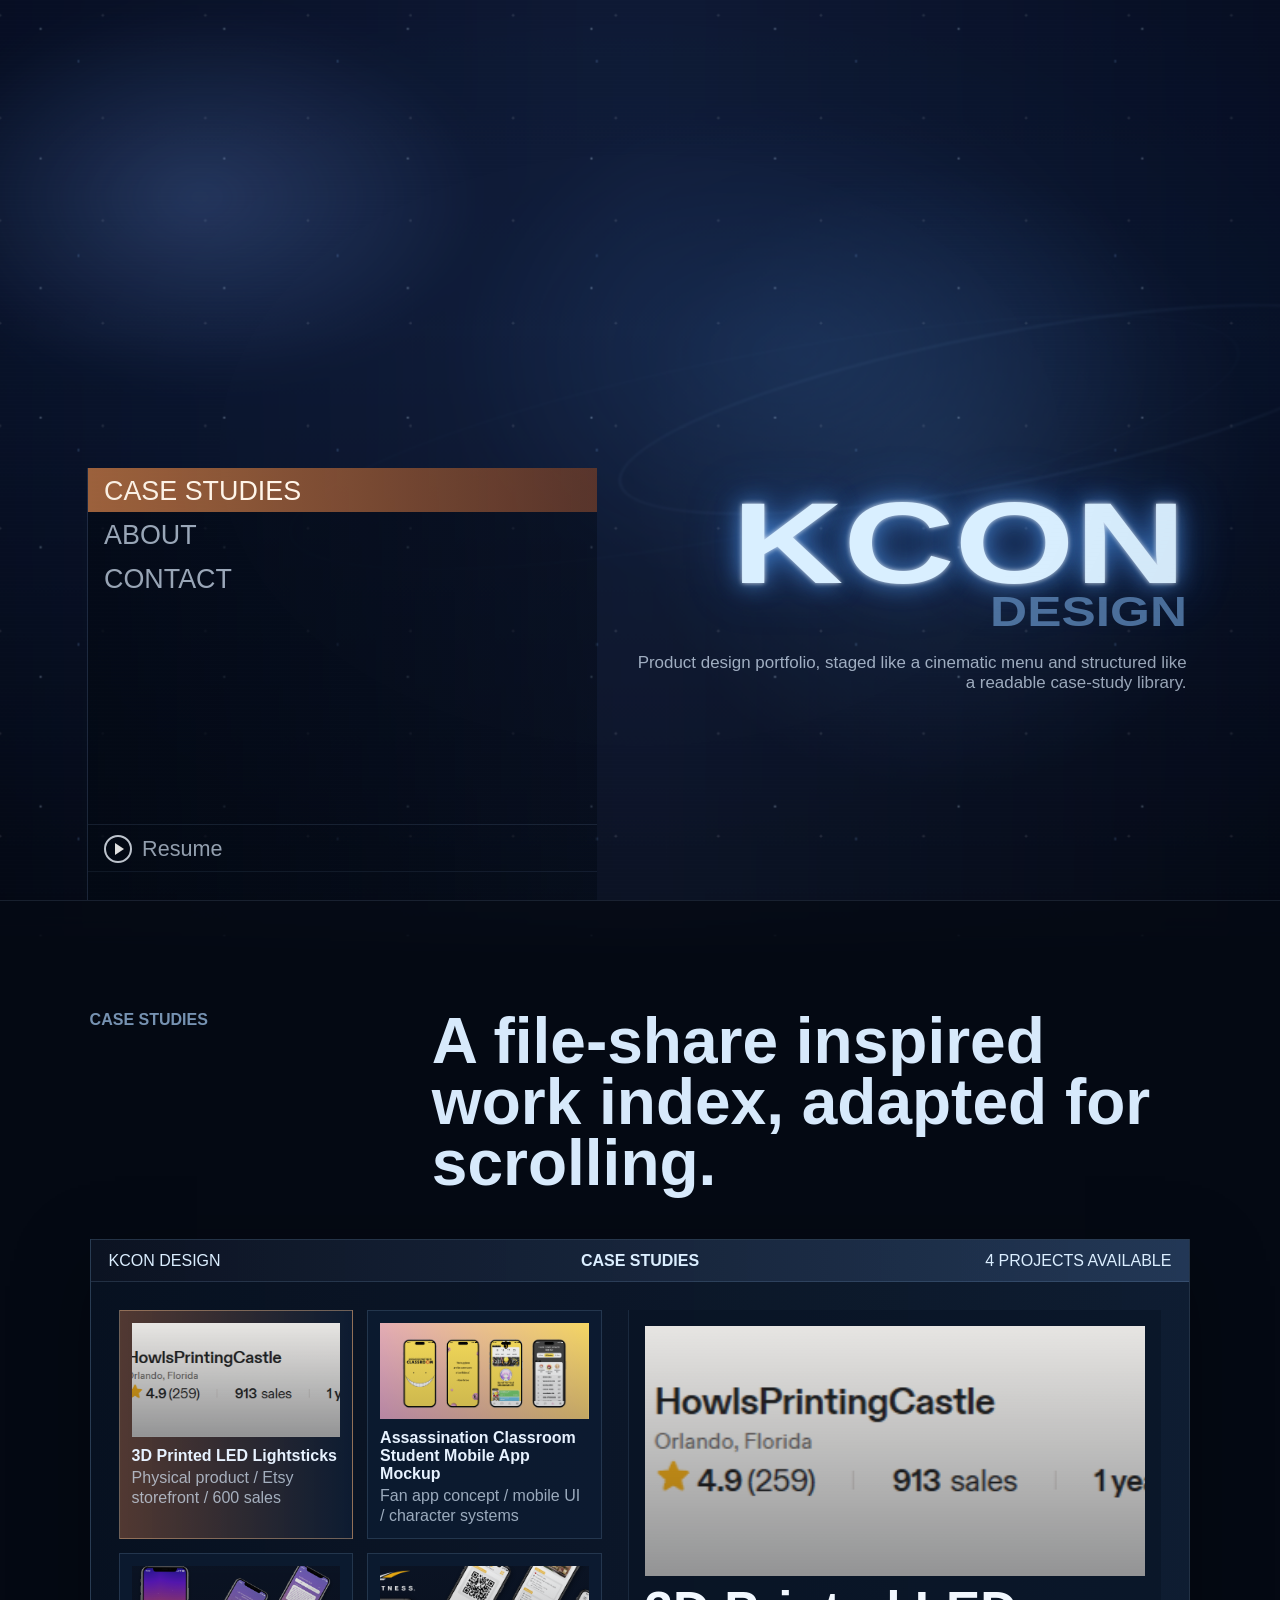
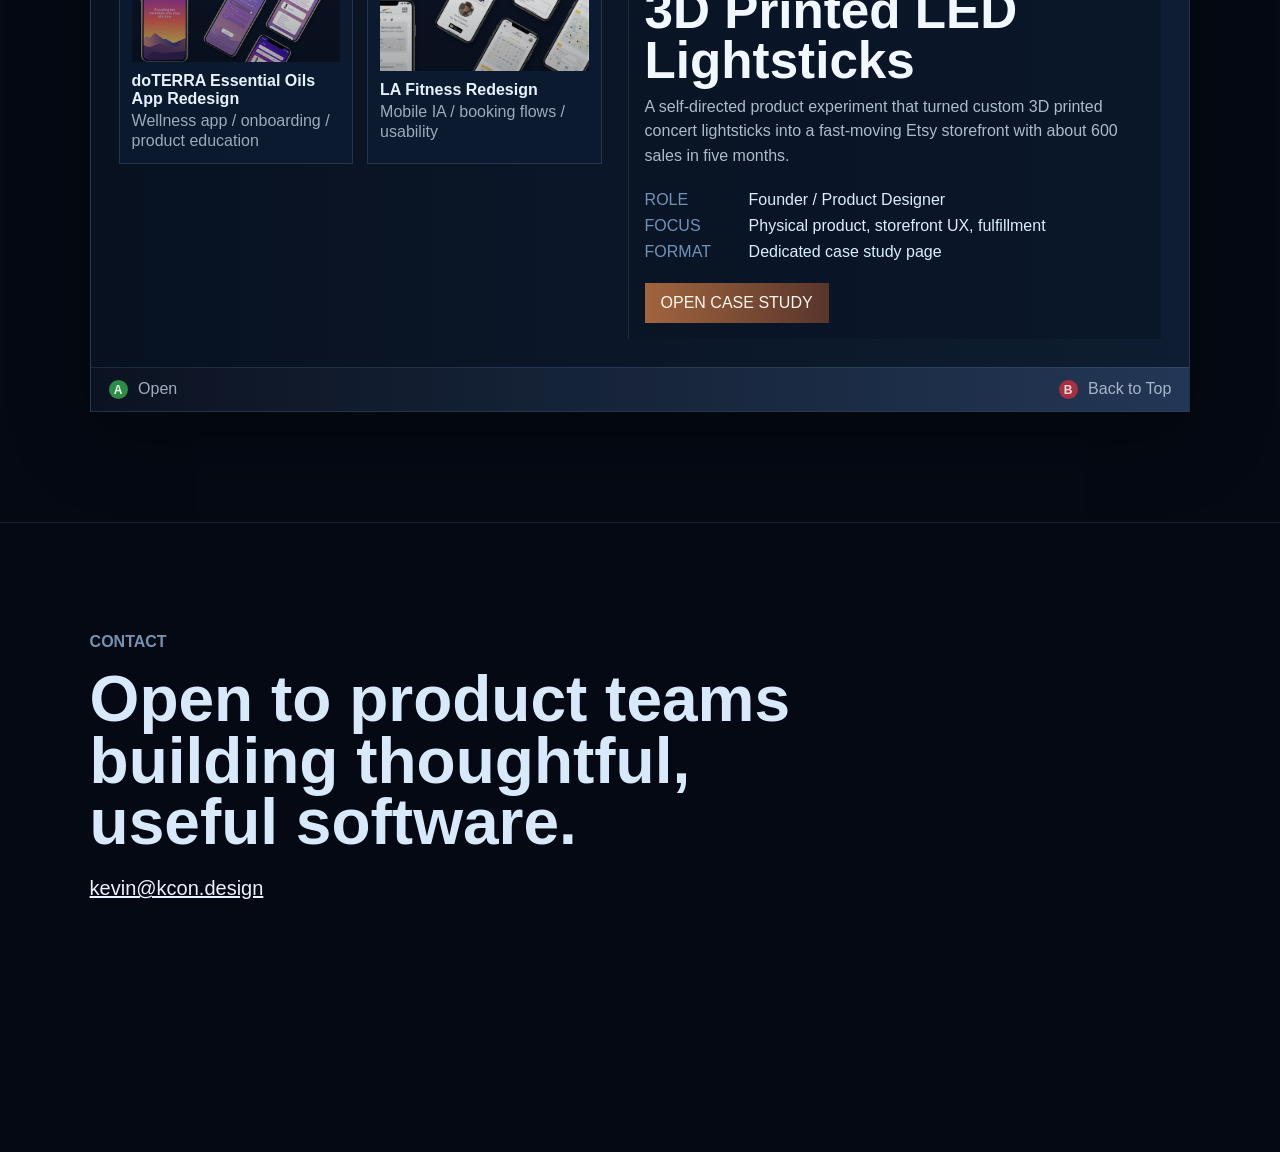
<file: index.html>
<!doctype html>
<html lang="en">
  <head>
    <meta charset="utf-8">
    <meta name="viewport" content="width=device-width, initial-scale=1">
    <title>KCON Design - Halo Landing Concept</title>
    <link rel="stylesheet" href="halo-scroll.css">
  </head>
  <body>
    <div class="ambient" aria-hidden="true">
      <div class="stars stars-a"></div>
      <div class="stars stars-b"></div>
      <div class="nebula"></div>
      <div class="ring ring-one"></div>
      <div class="ring ring-two"></div>
    </div>
    <div class="scanlines" aria-hidden="true"></div>

    <header class="hero" id="top">
      <nav class="menu-panel" aria-label="Portfolio sections">
        <a class="menu-item active" href="#case-studies">Case Studies</a>
        <a class="menu-item" href="about-halo.html">About</a>
        <a class="menu-item" href="#contact">Contact</a>
        <a class="menu-settings" href="#resume">
          <span class="play-dot" aria-hidden="true"></span>
          Resume
        </a>
      </nav>

      <section class="brand-lockup" aria-label="KCON Design">
        <div class="logo-word">KCON</div>
        <div class="subtitle">DESIGN</div>
        <p>Product design portfolio, staged like a cinematic menu and structured like a readable case-study library.</p>
      </section>
    </header>

    <main>
      <section class="section-band case-band" id="case-studies">
        <div class="section-heading">
          <p>Case Studies</p>
          <h1>A file-share inspired work index, adapted for scrolling.</h1>
        </div>

        <div class="case-console" aria-label="Case study index">
          <div class="console-header">
            <span>KCON DESIGN</span>
            <strong>CASE STUDIES</strong>
            <span>4 PROJECTS AVAILABLE</span>
          </div>

          <div class="console-grid">
            <div class="case-list">
              <a class="case-card active" href="case-lightsticks.html" data-case="lightsticks">
                <span class="case-thumb thumb-lightsticks"></span>
                <span>
                  <strong>3D Printed LED Lightsticks</strong>
                  <em>Physical product / Etsy storefront / 600 sales</em>
                </span>
              </a>
              <a class="case-card" href="case-assassination-classroom.html" data-case="assassination">
                <span class="case-thumb thumb-assassination"></span>
                <span>
                  <strong>Assassination Classroom Student Mobile App Mockup</strong>
                  <em>Fan app concept / mobile UI / character systems</em>
                </span>
              </a>
              <a class="case-card" href="case-doterra.html" data-case="doterra">
                <span class="case-thumb thumb-doterra"></span>
                <span>
                  <strong>doTERRA Essential Oils App Redesign</strong>
                  <em>Wellness app / onboarding / product education</em>
                </span>
              </a>
              <a class="case-card" href="case-la-fitness.html" data-case="la-fitness">
                <span class="case-thumb thumb-la-fitness"></span>
                <span>
                  <strong>LA Fitness Redesign</strong>
                  <em>Mobile IA / booking flows / usability</em>
                </span>
              </a>
            </div>

            <article class="case-preview">
              <div class="preview-frame thumb-lightsticks" aria-hidden="true"></div>
              <h2>3D Printed LED Lightsticks</h2>
              <span>A self-directed product experiment that turned custom 3D printed concert lightsticks into a fast-moving Etsy storefront with about 600 sales in five months.</span>
              <dl>
                <div>
                  <dt>Role</dt>
                  <dd>Founder / Product Designer</dd>
                </div>
                <div>
                  <dt>Focus</dt>
                  <dd>Physical product, storefront UX, fulfillment</dd>
                </div>
                <div>
                  <dt>Format</dt>
                  <dd>Dedicated case study page</dd>
                </div>
              </dl>
              <a class="open-case" href="case-lightsticks.html">Open Case Study</a>
            </article>
          </div>

          <div class="console-footer">
            <span><b>A</b> Open</span>
            <span><b class="button-b">B</b> Back to Top</span>
          </div>
        </div>
      </section>

      <section class="section-band contact-band" id="contact">
        <p>Contact</p>
        <h2>Open to product teams building thoughtful, useful software.</h2>
        <a href="mailto:hello@kcon.design">kevin@kcon.design</a>
      </section>
    </main>
    <script src="halo-scroll.js"></script>
  </body>
</html>
</file>
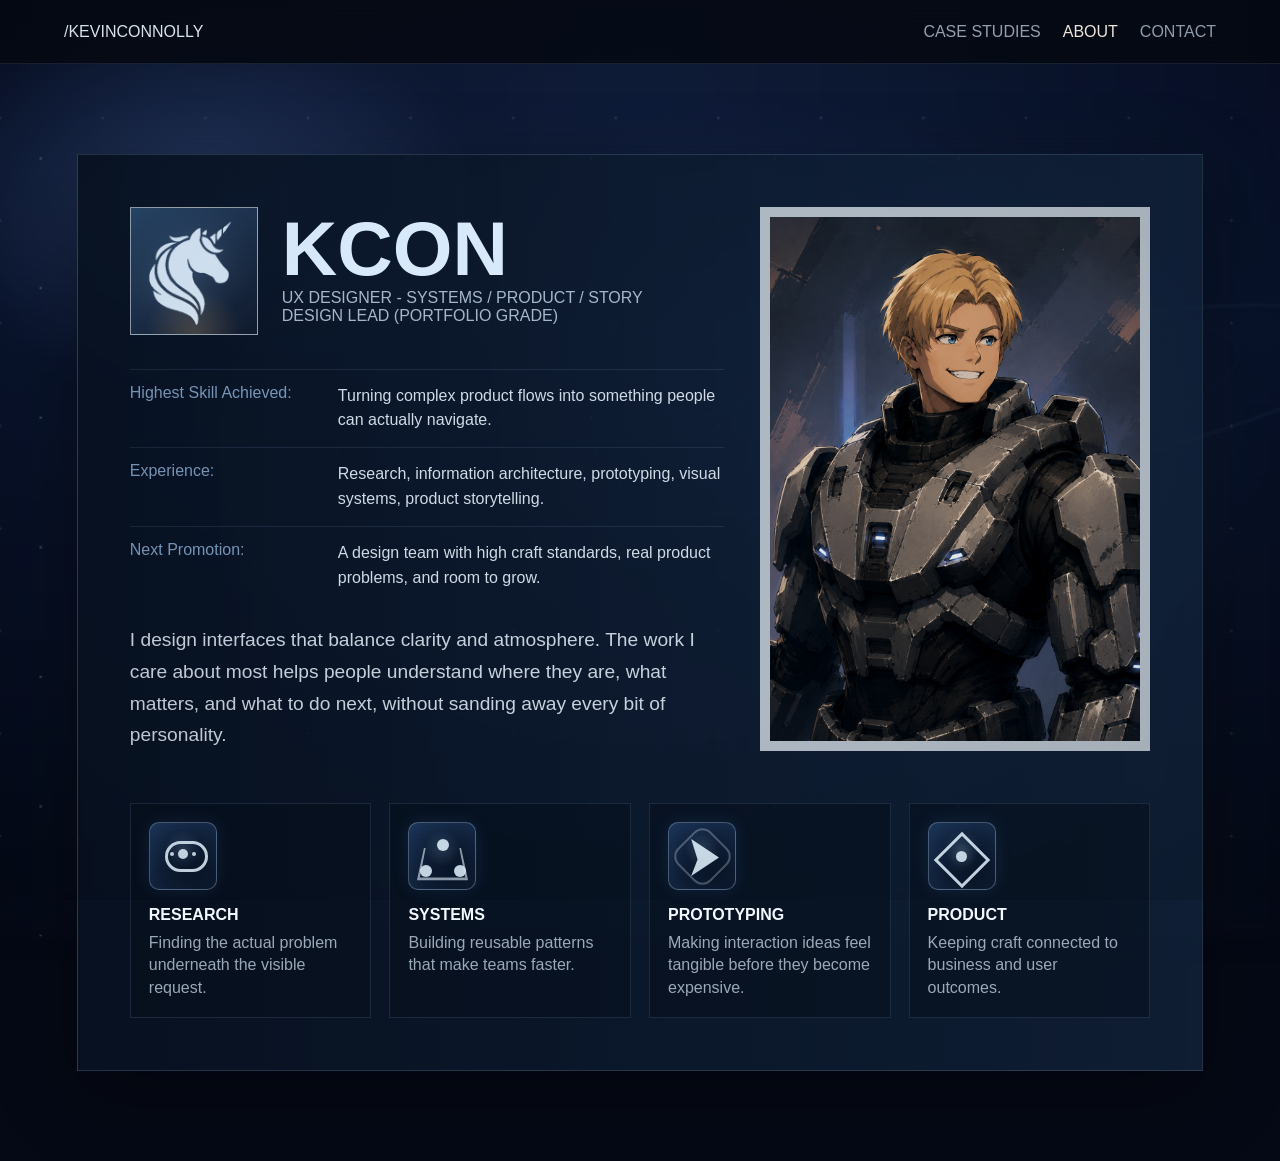
<file: about-halo.html>
<!doctype html>
<html lang="en">
  <head>
    <meta charset="utf-8">
    <meta name="viewport" content="width=device-width, initial-scale=1">
    <title>KCON Design - About Record</title>
    <link rel="stylesheet" href="halo-scroll.css">
  </head>
  <body class="about-page">
    <div class="ambient" aria-hidden="true">
      <div class="stars stars-a"></div>
      <div class="stars stars-b"></div>
      <div class="nebula"></div>
      <div class="ring ring-one"></div>
      <div class="ring ring-two"></div>
    </div>
    <div class="scanlines" aria-hidden="true"></div>

    <header class="page-top">
      <a href="index.html">/kevinconnolly</a>
      <nav aria-label="Portfolio sections">
        <a href="index.html#case-studies">Case Studies</a>
        <a aria-current="page" href="about-halo.html">About</a>
        <a href="index.html#contact">Contact</a>
      </nav>
    </header>

    <main class="about-record-page">
      <section class="record-shell" aria-label="About Kevin Connolly">
        <div class="record-page-grid">
          <section class="record-profile">
            <div class="record-identity">
              <div class="rank-mark unicorn-mark" aria-hidden="true">
                <img src="assets/unicorn-silhouette.png" alt="">
              </div>
              <div>
                <h1>KCON</h1>
                <p>UX Designer - Systems / Product / Story</p>
                <span>Design Lead (Portfolio Grade)</span>
              </div>
            </div>

            <dl class="record-stats">
              <div>
                <dt>Highest Skill Achieved:</dt>
                <dd>Turning complex product flows into something people can actually navigate.</dd>
              </div>
              <div>
                <dt>Experience:</dt>
                <dd>Research, information architecture, prototyping, visual systems, product storytelling.</dd>
              </div>
              <div>
                <dt>Next Promotion:</dt>
                <dd>A design team with high craft standards, real product problems, and room to grow.</dd>
              </div>
            </dl>

            <p class="record-copy">I design interfaces that balance clarity and atmosphere. The work I care about most helps people understand where they are, what matters, and what to do next, without sanding away every bit of personality.</p>
          </section>

          <aside class="record-portrait" aria-label="Profile photo">
            <figure class="portrait-card portrait-photo">
              <img src="assets/kevin-spartan-portrait.png" alt="Illustrated sci-fi portrait of Kevin Connolly in futuristic armor">
            </figure>
          </aside>
        </div>

        <section class="skill-medals" aria-label="Skills">
          <div class="medal medal-research"><span></span><b>Research</b><em>Finding the actual problem underneath the visible request.</em></div>
          <div class="medal medal-systems"><span></span><b>Systems</b><em>Building reusable patterns that make teams faster.</em></div>
          <div class="medal medal-motion"><span></span><b>Prototyping</b><em>Making interaction ideas feel tangible before they become expensive.</em></div>
          <div class="medal medal-product"><span></span><b>Product</b><em>Keeping craft connected to business and user outcomes.</em></div>
        </section>
      </section>
    </main>
  </body>
</html>
</file>
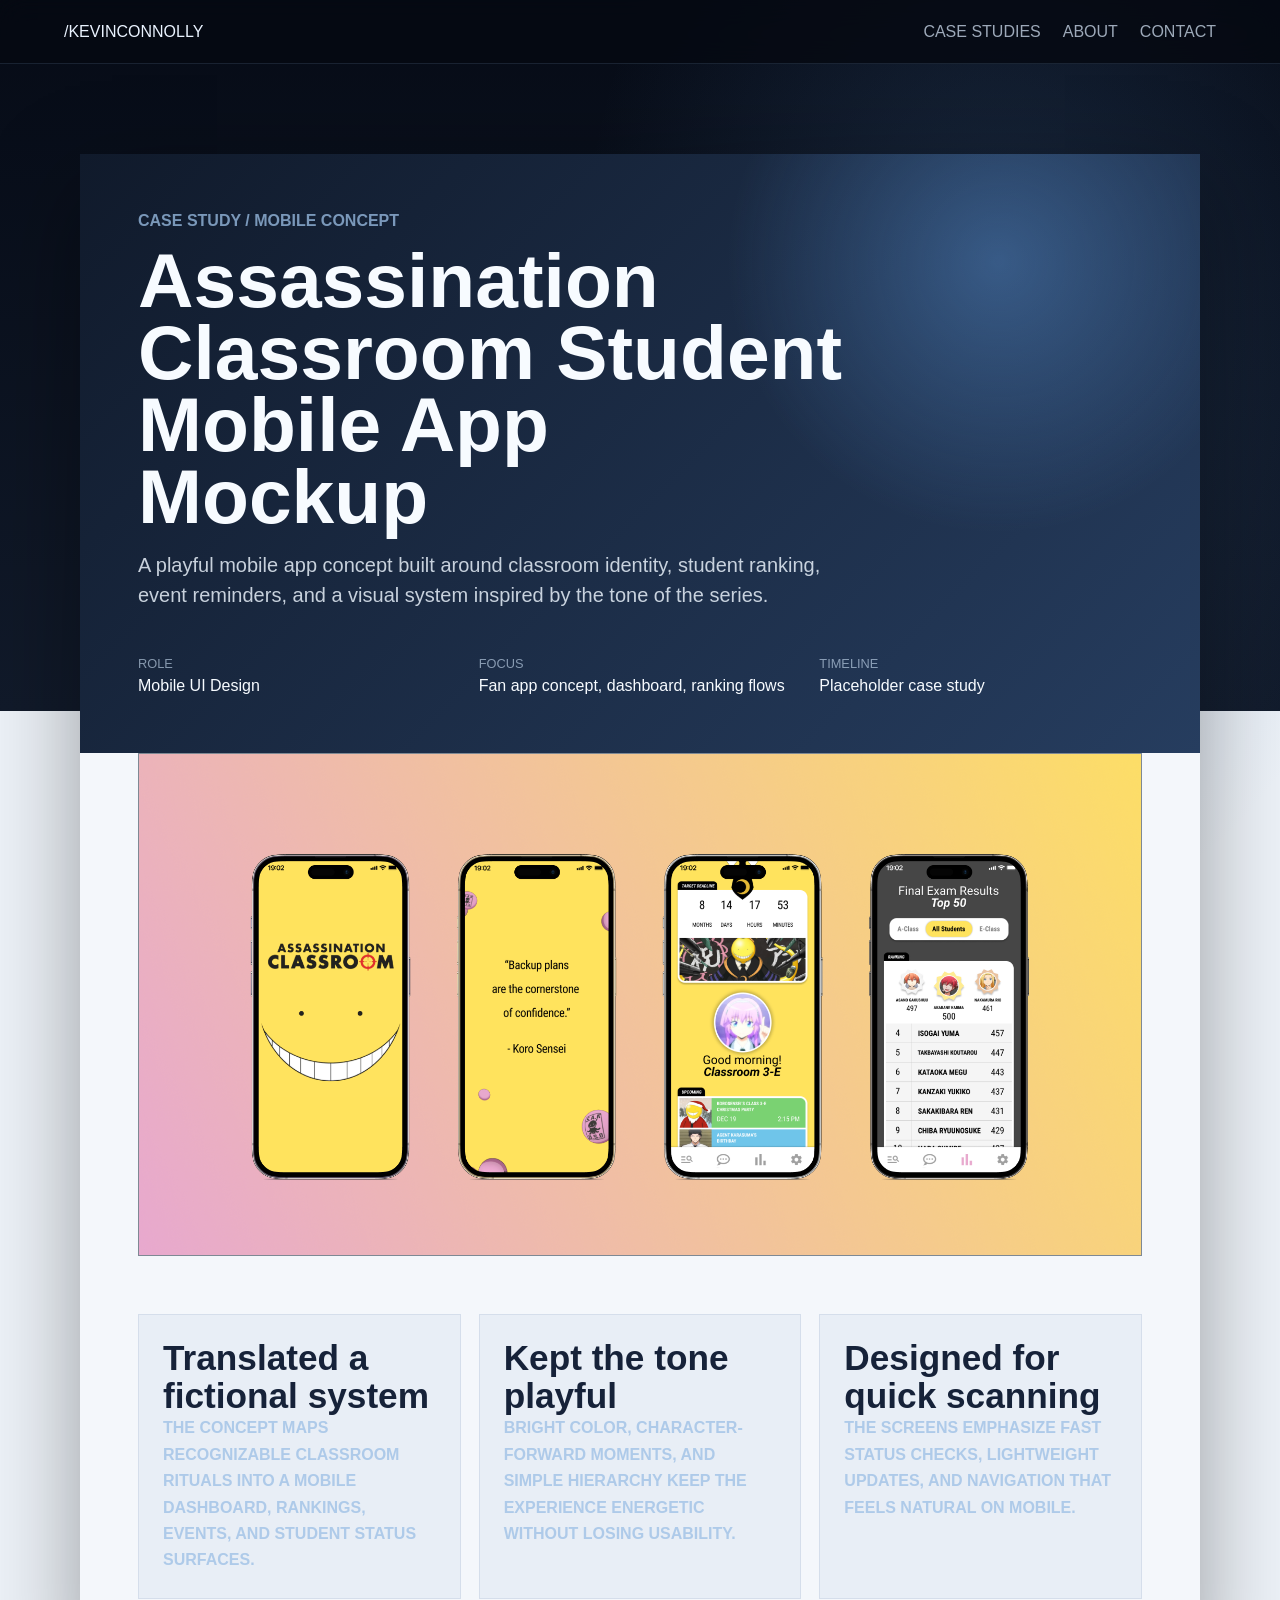
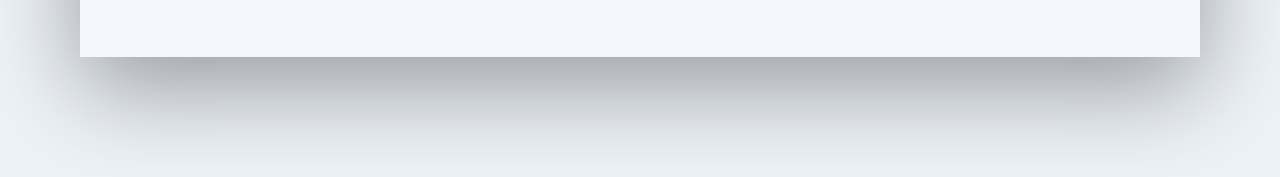
<file: case-assassination-classroom.html>
<!doctype html>
<html lang="en">
  <head>
    <meta charset="utf-8">
    <meta name="viewport" content="width=device-width, initial-scale=1">
    <title>Assassination Classroom Student Mobile App Mockup - KCON Design</title>
    <link rel="stylesheet" href="halo-scroll.css">
  </head>
  <body class="case-page">
    <header class="page-top">
      <a href="index.html">/kevinconnolly</a>
      <nav aria-label="Portfolio sections">
        <a href="index.html#case-studies">Case Studies</a>
        <a href="about-halo.html">About</a>
        <a href="index.html#contact">Contact</a>
      </nav>
    </header>

    <main class="case-page-main">
      <article class="case-article case-page-article">
        <header class="article-hero">
          <p>Case Study / Mobile Concept</p>
          <h2>Assassination Classroom Student Mobile App Mockup</h2>
          <span>A playful mobile app concept built around classroom identity, student ranking, event reminders, and a visual system inspired by the tone of the series.</span>
          <dl>
            <div>
              <dt>Role</dt>
              <dd>Mobile UI Design</dd>
            </div>
            <div>
              <dt>Focus</dt>
              <dd>Fan app concept, dashboard, ranking flows</dd>
            </div>
            <div>
              <dt>Timeline</dt>
              <dd>Placeholder case study</dd>
            </div>
          </dl>
        </header>

        <section class="article-image" aria-label="Assassination Classroom app screens">
          <img src="assets/assassination-classroom-cover.png" alt="Assassination Classroom student mobile app mockup screens">
        </section>

        <section class="article-section article-cards">
          <div>
            <h3>Translated a fictional system</h3>
            <p>The concept maps recognizable classroom rituals into a mobile dashboard, rankings, events, and student status surfaces.</p>
          </div>
          <div>
            <h3>Kept the tone playful</h3>
            <p>Bright color, character-forward moments, and simple hierarchy keep the experience energetic without losing usability.</p>
          </div>
          <div>
            <h3>Designed for quick scanning</h3>
            <p>The screens emphasize fast status checks, lightweight updates, and navigation that feels natural on mobile.</p>
          </div>
        </section>
      </article>
    </main>
  </body>
</html>
</file>
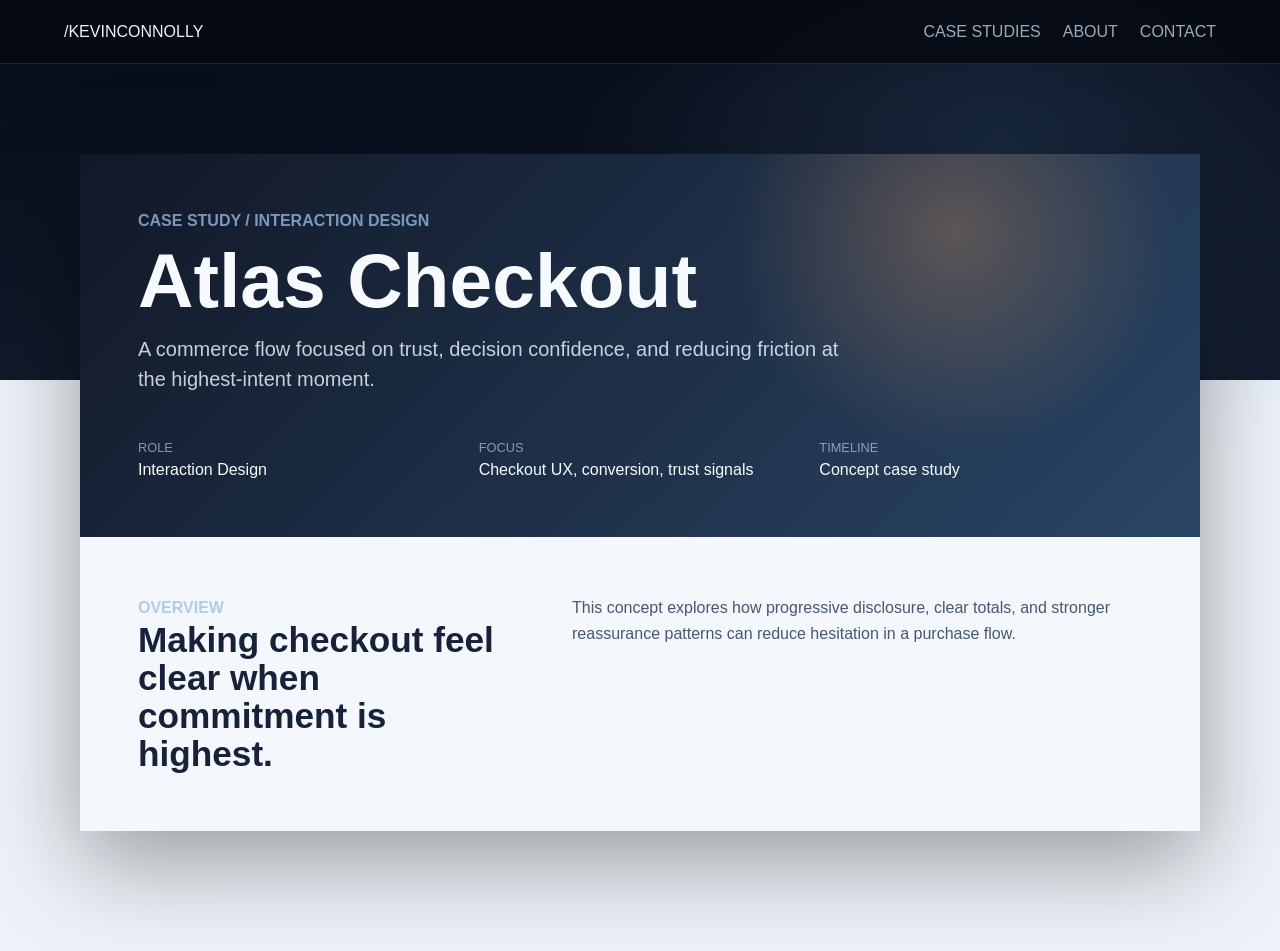
<file: case-atlas.html>
<!doctype html>
<html lang="en">
  <head>
    <meta charset="utf-8">
    <meta name="viewport" content="width=device-width, initial-scale=1">
    <title>Atlas Checkout - KCON Design</title>
    <link rel="stylesheet" href="halo-scroll.css">
  </head>
  <body class="case-page">
    <header class="page-top">
      <a href="halo-scroll.html">/kevinconnolly</a>
      <nav aria-label="Portfolio sections">
        <a href="halo-scroll.html#case-studies">Case Studies</a>
        <a href="about-halo.html">About</a>
        <a href="halo-scroll.html#contact">Contact</a>
      </nav>
    </header>
    <main class="case-page-main">
      <article class="case-article case-page-article">
        <header class="article-hero atlas-hero">
          <p>Case Study / Interaction Design</p>
          <h2>Atlas Checkout</h2>
          <span>A commerce flow focused on trust, decision confidence, and reducing friction at the highest-intent moment.</span>
          <dl>
            <div><dt>Role</dt><dd>Interaction Design</dd></div>
            <div><dt>Focus</dt><dd>Checkout UX, conversion, trust signals</dd></div>
            <div><dt>Timeline</dt><dd>Concept case study</dd></div>
          </dl>
        </header>
        <section class="article-section article-split">
          <div><p>Overview</p><h3>Making checkout feel clear when commitment is highest.</h3></div>
          <p>This concept explores how progressive disclosure, clear totals, and stronger reassurance patterns can reduce hesitation in a purchase flow.</p>
        </section>
      </article>
    </main>
  </body>
</html>
</file>
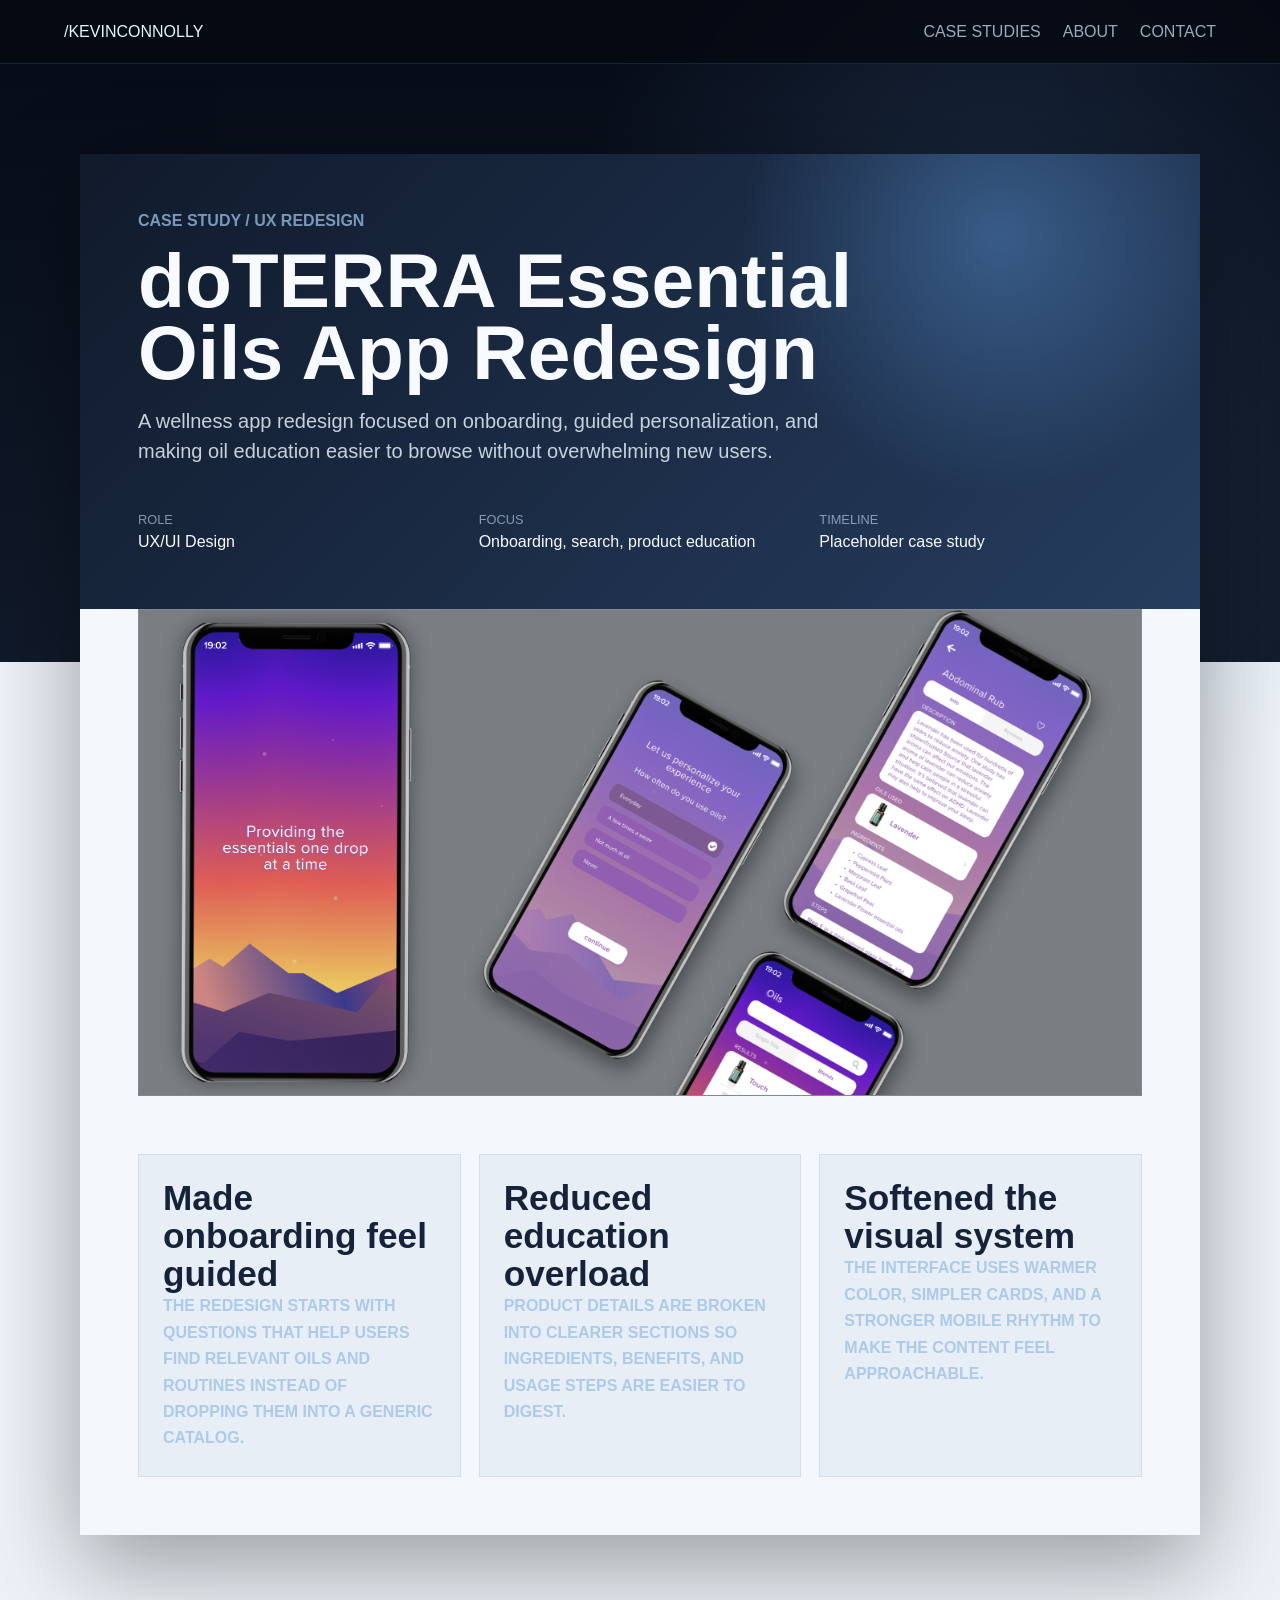
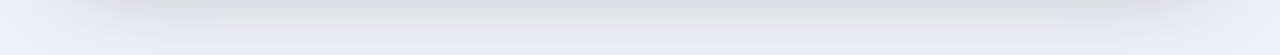
<file: case-doterra.html>
<!doctype html>
<html lang="en">
  <head>
    <meta charset="utf-8">
    <meta name="viewport" content="width=device-width, initial-scale=1">
    <title>doTERRA Essential Oils App Redesign - KCON Design</title>
    <link rel="stylesheet" href="halo-scroll.css">
  </head>
  <body class="case-page">
    <header class="page-top">
      <a href="index.html">/kevinconnolly</a>
      <nav aria-label="Portfolio sections">
        <a href="index.html#case-studies">Case Studies</a>
        <a href="about-halo.html">About</a>
        <a href="index.html#contact">Contact</a>
      </nav>
    </header>

    <main class="case-page-main">
      <article class="case-article case-page-article">
        <header class="article-hero">
          <p>Case Study / UX Redesign</p>
          <h2>doTERRA Essential Oils App Redesign</h2>
          <span>A wellness app redesign focused on onboarding, guided personalization, and making oil education easier to browse without overwhelming new users.</span>
          <dl>
            <div>
              <dt>Role</dt>
              <dd>UX/UI Design</dd>
            </div>
            <div>
              <dt>Focus</dt>
              <dd>Onboarding, search, product education</dd>
            </div>
            <div>
              <dt>Timeline</dt>
              <dd>Placeholder case study</dd>
            </div>
          </dl>
        </header>

        <section class="article-image" aria-label="doTERRA app redesign screens">
          <img src="assets/doterra-redesign-screens.png" alt="doTERRA essential oils app redesign screens">
        </section>

        <section class="article-section article-cards">
          <div>
            <h3>Made onboarding feel guided</h3>
            <p>The redesign starts with questions that help users find relevant oils and routines instead of dropping them into a generic catalog.</p>
          </div>
          <div>
            <h3>Reduced education overload</h3>
            <p>Product details are broken into clearer sections so ingredients, benefits, and usage steps are easier to digest.</p>
          </div>
          <div>
            <h3>Softened the visual system</h3>
            <p>The interface uses warmer color, simpler cards, and a stronger mobile rhythm to make the content feel approachable.</p>
          </div>
        </section>
      </article>
    </main>
  </body>
</html>
</file>
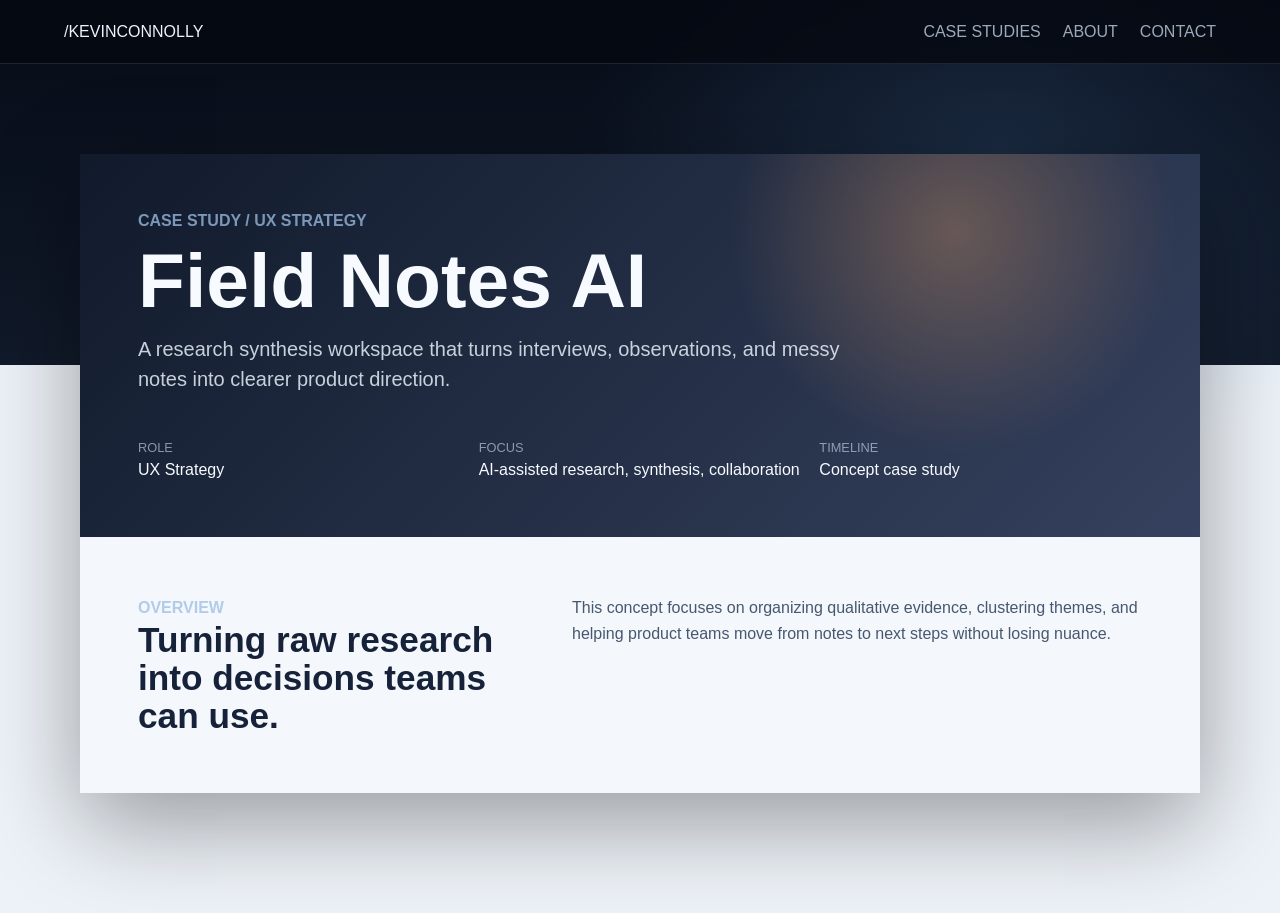
<file: case-field-notes.html>
<!doctype html>
<html lang="en">
  <head>
    <meta charset="utf-8">
    <meta name="viewport" content="width=device-width, initial-scale=1">
    <title>Field Notes AI - KCON Design</title>
    <link rel="stylesheet" href="halo-scroll.css">
  </head>
  <body class="case-page">
    <header class="page-top">
      <a href="halo-scroll.html">/kevinconnolly</a>
      <nav aria-label="Portfolio sections">
        <a href="halo-scroll.html#case-studies">Case Studies</a>
        <a href="about-halo.html">About</a>
        <a href="halo-scroll.html#contact">Contact</a>
      </nav>
    </header>
    <main class="case-page-main">
      <article class="case-article case-page-article">
        <header class="article-hero field-hero">
          <p>Case Study / UX Strategy</p>
          <h2>Field Notes AI</h2>
          <span>A research synthesis workspace that turns interviews, observations, and messy notes into clearer product direction.</span>
          <dl>
            <div><dt>Role</dt><dd>UX Strategy</dd></div>
            <div><dt>Focus</dt><dd>AI-assisted research, synthesis, collaboration</dd></div>
            <div><dt>Timeline</dt><dd>Concept case study</dd></div>
          </dl>
        </header>
        <section class="article-section article-split">
          <div><p>Overview</p><h3>Turning raw research into decisions teams can use.</h3></div>
          <p>This concept focuses on organizing qualitative evidence, clustering themes, and helping product teams move from notes to next steps without losing nuance.</p>
        </section>
      </article>
    </main>
  </body>
</html>
</file>
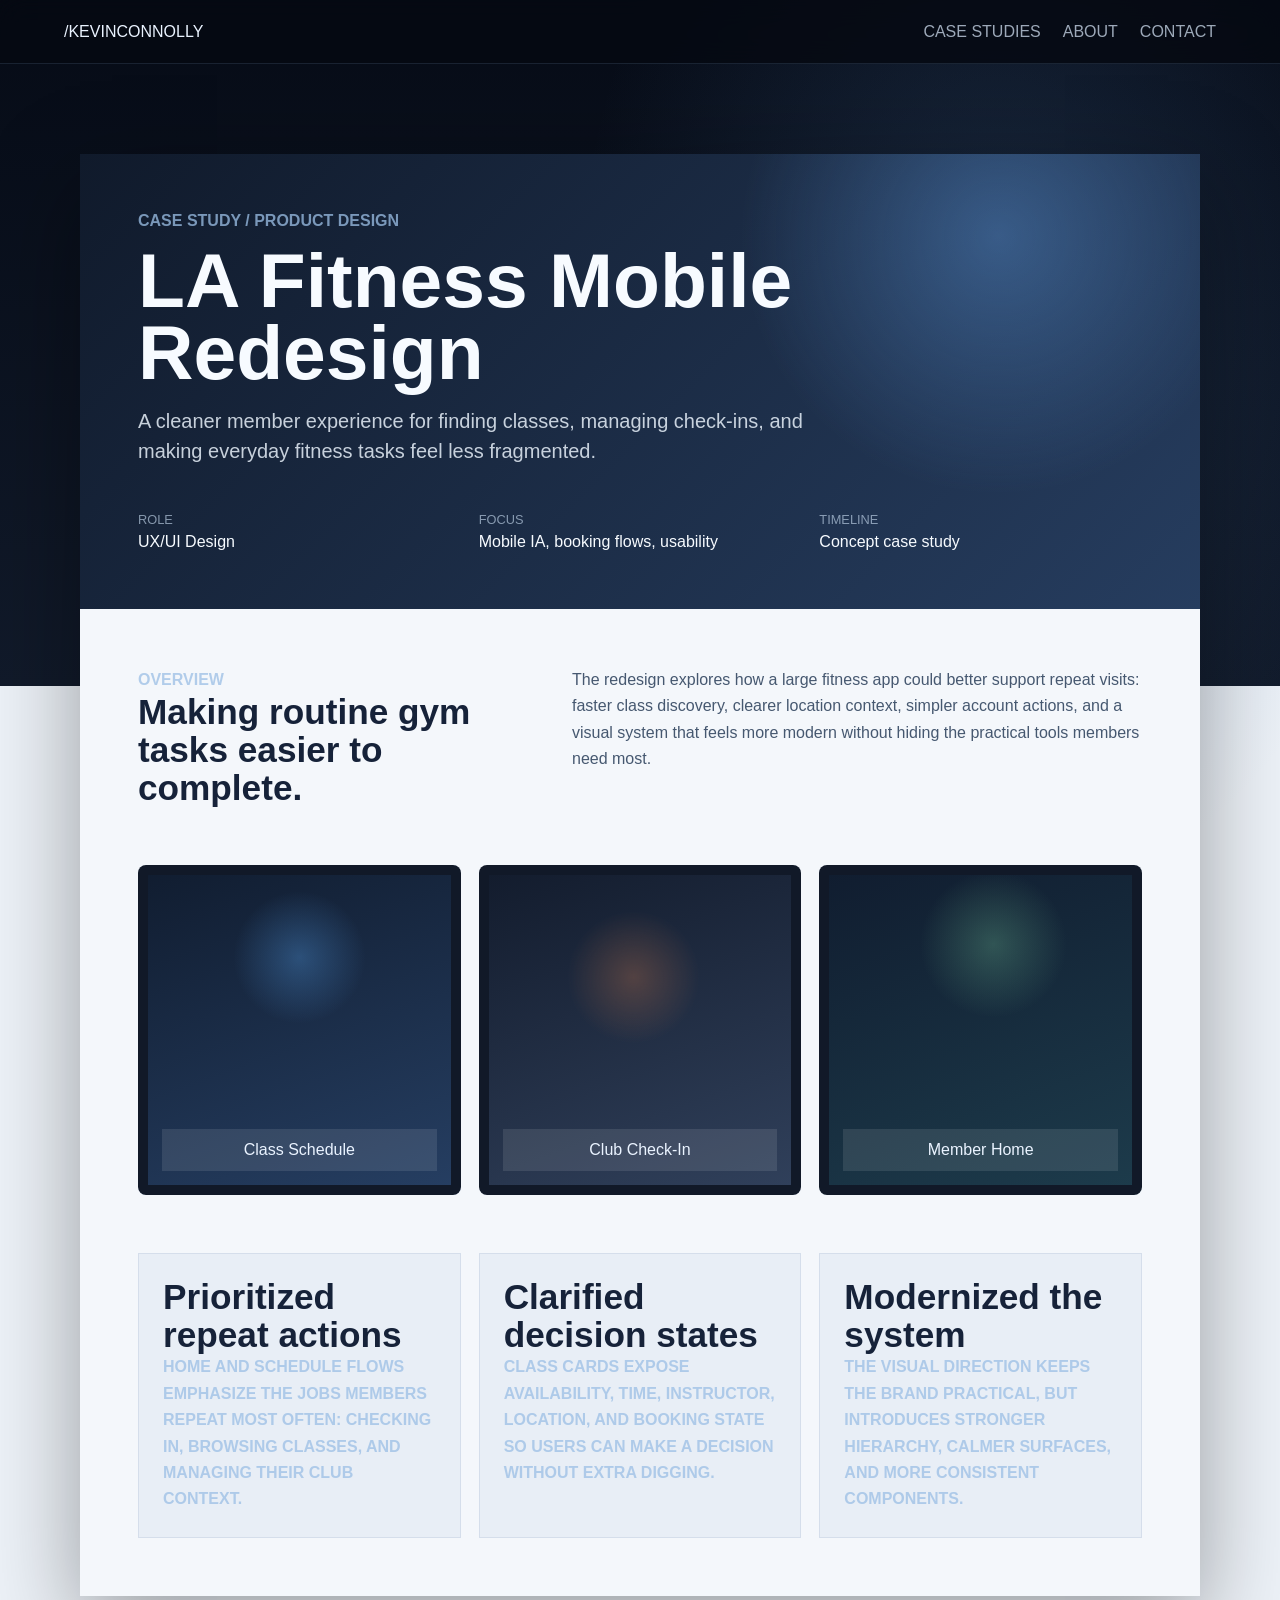
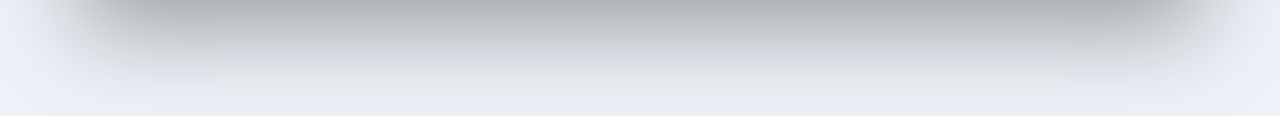
<file: case-la-fitness.html>
<!doctype html>
<html lang="en">
  <head>
    <meta charset="utf-8">
    <meta name="viewport" content="width=device-width, initial-scale=1">
    <title>LA Fitness Mobile Redesign - KCON Design</title>
    <link rel="stylesheet" href="halo-scroll.css">
  </head>
  <body class="case-page">
    <header class="page-top">
      <a href="index.html">/kevinconnolly</a>
      <nav aria-label="Portfolio sections">
        <a href="index.html#case-studies">Case Studies</a>
        <a href="about-halo.html">About</a>
        <a href="index.html#contact">Contact</a>
      </nav>
    </header>

    <main class="case-page-main">
      <article class="case-article case-page-article">
        <header class="article-hero">
          <p>Case Study / Product Design</p>
          <h2>LA Fitness Mobile Redesign</h2>
          <span>A cleaner member experience for finding classes, managing check-ins, and making everyday fitness tasks feel less fragmented.</span>
          <dl>
            <div>
              <dt>Role</dt>
              <dd>UX/UI Design</dd>
            </div>
            <div>
              <dt>Focus</dt>
              <dd>Mobile IA, booking flows, usability</dd>
            </div>
            <div>
              <dt>Timeline</dt>
              <dd>Concept case study</dd>
            </div>
          </dl>
        </header>

        <section class="article-section article-split">
          <div>
            <p>Overview</p>
            <h3>Making routine gym tasks easier to complete.</h3>
          </div>
          <p>The redesign explores how a large fitness app could better support repeat visits: faster class discovery, clearer location context, simpler account actions, and a visual system that feels more modern without hiding the practical tools members need most.</p>
        </section>

        <section class="article-showcase" aria-label="Interface previews">
          <div class="phone-mock"><span>Class Schedule</span></div>
          <div class="phone-mock alt"><span>Club Check-In</span></div>
          <div class="phone-mock third"><span>Member Home</span></div>
        </section>

        <section class="article-section article-cards">
          <div>
            <h3>Prioritized repeat actions</h3>
            <p>Home and schedule flows emphasize the jobs members repeat most often: checking in, browsing classes, and managing their club context.</p>
          </div>
          <div>
            <h3>Clarified decision states</h3>
            <p>Class cards expose availability, time, instructor, location, and booking state so users can make a decision without extra digging.</p>
          </div>
          <div>
            <h3>Modernized the system</h3>
            <p>The visual direction keeps the brand practical, but introduces stronger hierarchy, calmer surfaces, and more consistent components.</p>
          </div>
        </section>
      </article>
    </main>
  </body>
</html>
</file>
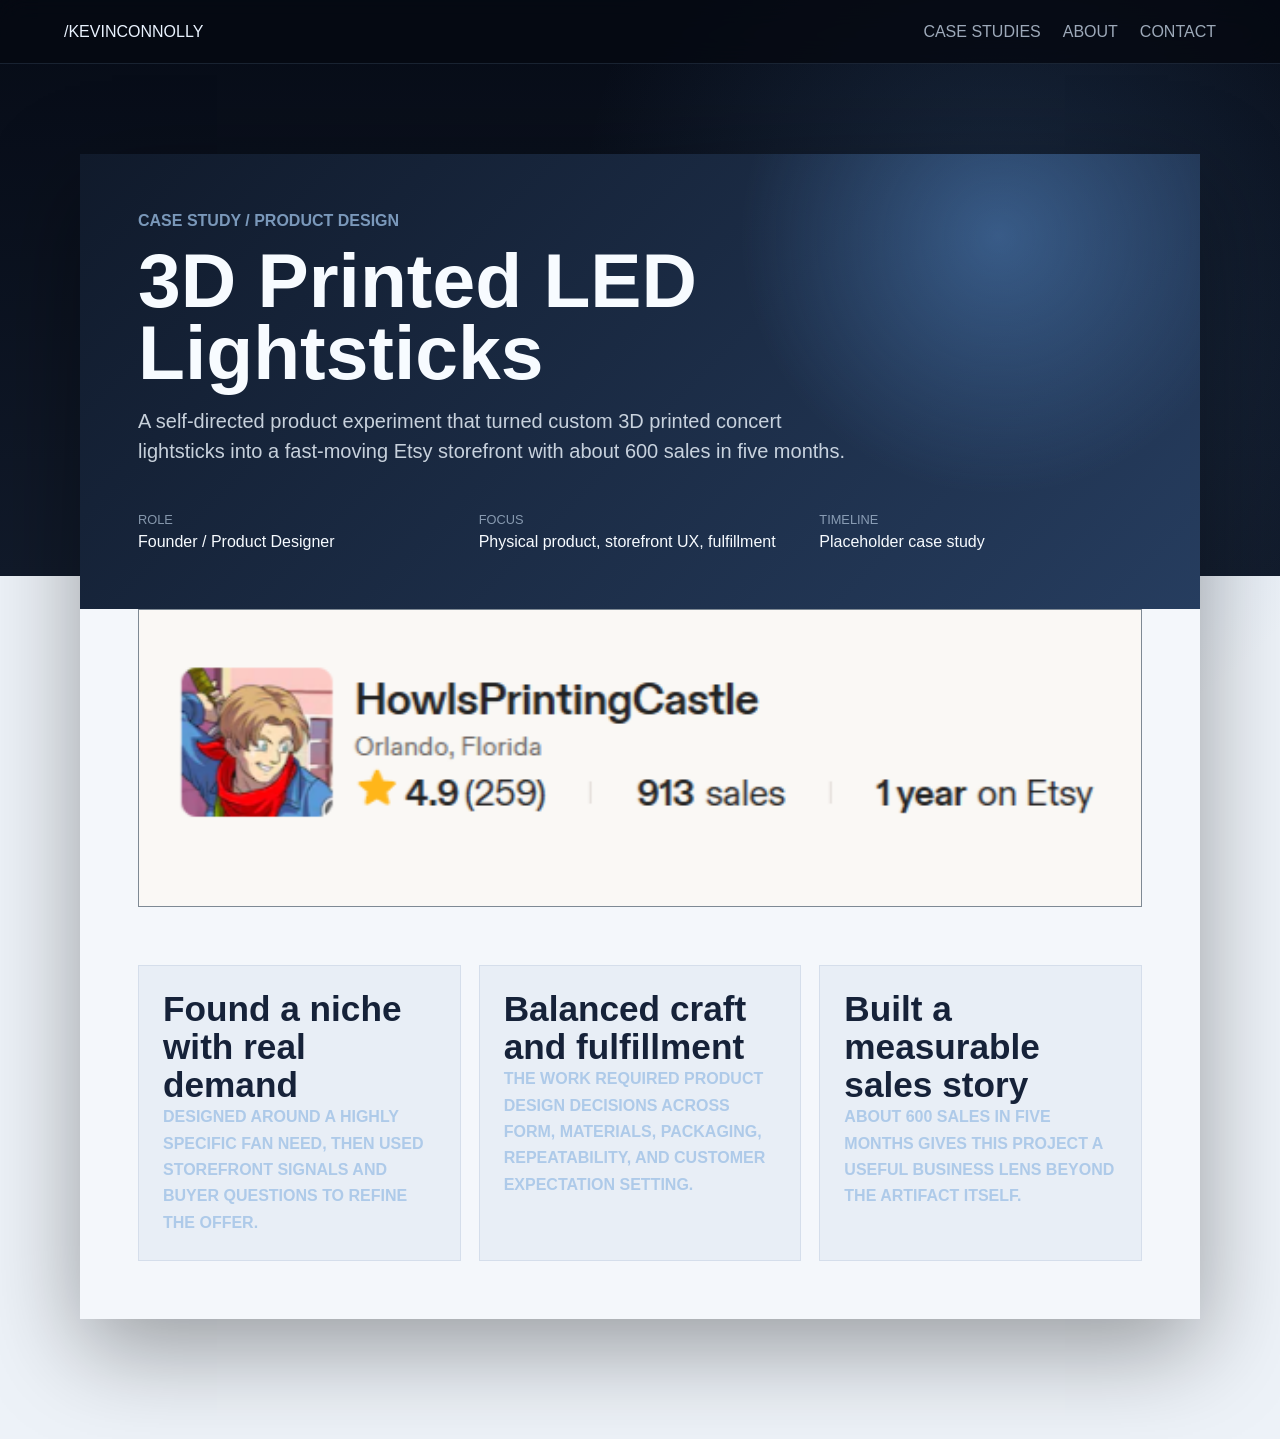
<file: case-lightsticks.html>
<!doctype html>
<html lang="en">
  <head>
    <meta charset="utf-8">
    <meta name="viewport" content="width=device-width, initial-scale=1">
    <title>3D Printed LED Lightsticks - KCON Design</title>
    <link rel="stylesheet" href="halo-scroll.css">
  </head>
  <body class="case-page">
    <header class="page-top">
      <a href="index.html">/kevinconnolly</a>
      <nav aria-label="Portfolio sections">
        <a href="index.html#case-studies">Case Studies</a>
        <a href="about-halo.html">About</a>
        <a href="index.html#contact">Contact</a>
      </nav>
    </header>

    <main class="case-page-main">
      <article class="case-article case-page-article">
        <header class="article-hero">
          <p>Case Study / Product Design</p>
          <h2>3D Printed LED Lightsticks</h2>
          <span>A self-directed product experiment that turned custom 3D printed concert lightsticks into a fast-moving Etsy storefront with about 600 sales in five months.</span>
          <dl>
            <div>
              <dt>Role</dt>
              <dd>Founder / Product Designer</dd>
            </div>
            <div>
              <dt>Focus</dt>
              <dd>Physical product, storefront UX, fulfillment</dd>
            </div>
            <div>
              <dt>Timeline</dt>
              <dd>Placeholder case study</dd>
            </div>
          </dl>
        </header>

        <section class="article-image" aria-label="Etsy storefront preview">
          <img src="assets/etsy-storefront-lightsticks.png" alt="Etsy storefront sales preview for HowlsPrintingCastle">
        </section>

        <section class="article-section article-cards">
          <div>
            <h3>Found a niche with real demand</h3>
            <p>Designed around a highly specific fan need, then used storefront signals and buyer questions to refine the offer.</p>
          </div>
          <div>
            <h3>Balanced craft and fulfillment</h3>
            <p>The work required product design decisions across form, materials, packaging, repeatability, and customer expectation setting.</p>
          </div>
          <div>
            <h3>Built a measurable sales story</h3>
            <p>About 600 sales in five months gives this project a useful business lens beyond the artifact itself.</p>
          </div>
        </section>
      </article>
    </main>
  </body>
</html>
</file>
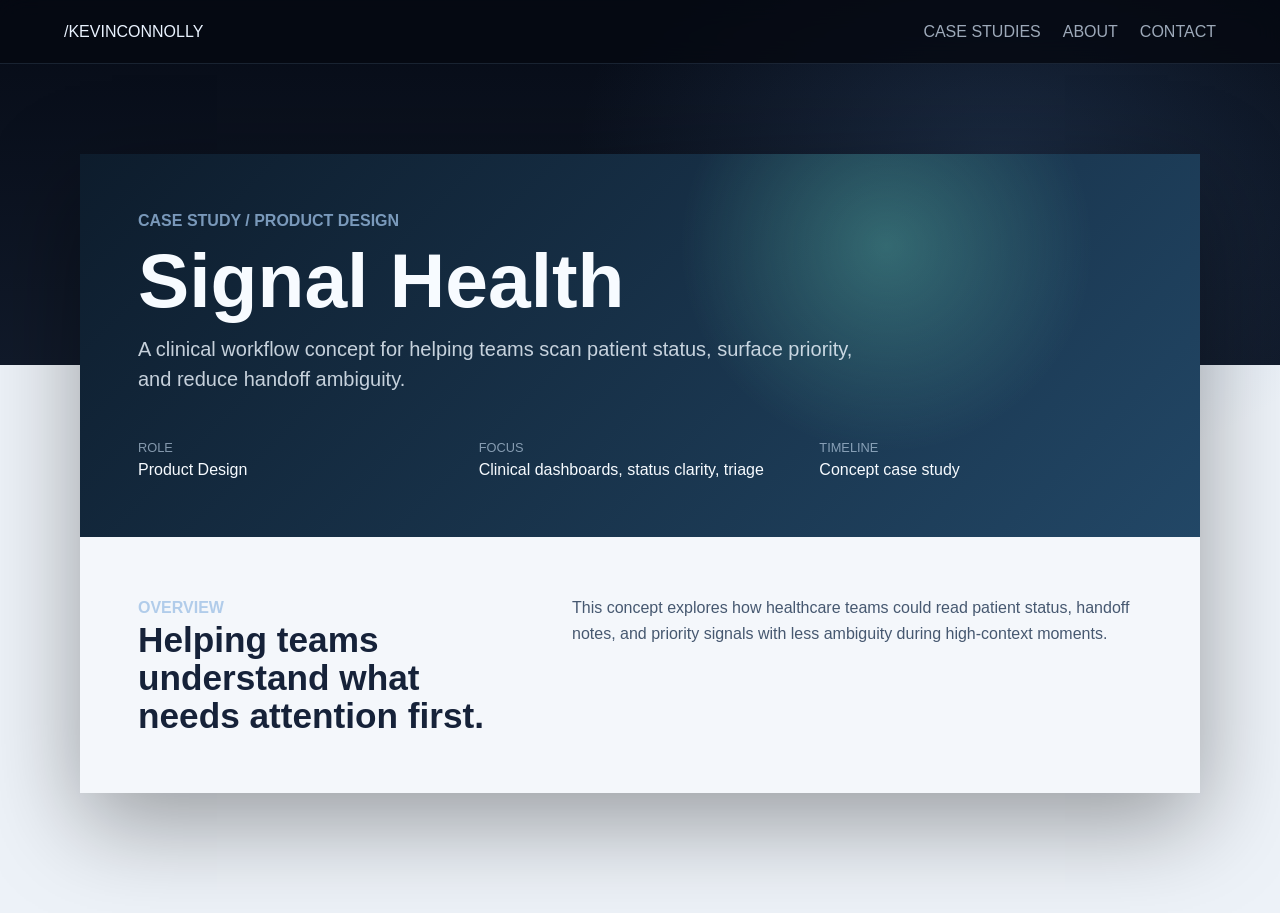
<file: case-signal.html>
<!doctype html>
<html lang="en">
  <head>
    <meta charset="utf-8">
    <meta name="viewport" content="width=device-width, initial-scale=1">
    <title>Signal Health - KCON Design</title>
    <link rel="stylesheet" href="halo-scroll.css">
  </head>
  <body class="case-page">
    <header class="page-top">
      <a href="halo-scroll.html">/kevinconnolly</a>
      <nav aria-label="Portfolio sections">
        <a href="halo-scroll.html#case-studies">Case Studies</a>
        <a href="about-halo.html">About</a>
        <a href="halo-scroll.html#contact">Contact</a>
      </nav>
    </header>
    <main class="case-page-main">
      <article class="case-article case-page-article">
        <header class="article-hero signal-hero">
          <p>Case Study / Product Design</p>
          <h2>Signal Health</h2>
          <span>A clinical workflow concept for helping teams scan patient status, surface priority, and reduce handoff ambiguity.</span>
          <dl>
            <div><dt>Role</dt><dd>Product Design</dd></div>
            <div><dt>Focus</dt><dd>Clinical dashboards, status clarity, triage</dd></div>
            <div><dt>Timeline</dt><dd>Concept case study</dd></div>
          </dl>
        </header>
        <section class="article-section article-split">
          <div><p>Overview</p><h3>Helping teams understand what needs attention first.</h3></div>
          <p>This concept explores how healthcare teams could read patient status, handoff notes, and priority signals with less ambiguity during high-context moments.</p>
        </section>
      </article>
    </main>
  </body>
</html>
</file>
<file: halo-scroll.css>
:root {
  --blue-black: #050915;
  --panel: rgba(4, 10, 21, 0.72);
  --panel-strong: rgba(10, 23, 43, 0.9);
  --panel-edge: rgba(151, 190, 236, 0.18);
  --text: #d7e9fb;
  --muted: rgba(216, 232, 250, 0.72);
  --accent: #a97851;
  --paper: #f4f7fb;
  --ink: #142033;
}

* {
  box-sizing: border-box;
}

html {
  scroll-behavior: smooth;
}

body {
  margin: 0;
  background: var(--blue-black);
  color: var(--text);
  font-family: Bahnschrift, "Arial Narrow", "Segoe UI", Arial, sans-serif;
}

.ambient,
.ambient > * {
  position: fixed;
  inset: 0;
}

.ambient {
  z-index: -4;
  transform: scale(1.08);
  animation: cameraDrift 52s ease-in-out infinite alternate;
  background:
    radial-gradient(circle at 72% 53%, rgba(80, 130, 190, 0.2), transparent 28%),
    linear-gradient(180deg, #08112a 0%, #0a1530 38%, #050916 100%);
}

.stars {
  opacity: 0.45;
  background-repeat: repeat;
}

.stars-a {
  background-image:
    radial-gradient(circle, rgba(207, 232, 255, 0.75) 0 1px, transparent 1.5px),
    radial-gradient(circle, rgba(124, 171, 232, 0.55) 0 1px, transparent 1.4px);
  background-size: 170px 120px, 240px 180px;
  animation: starPan 90s linear infinite;
}

.stars-b {
  opacity: 0.2;
  background-image: radial-gradient(circle, rgba(255, 255, 255, 0.7) 0 1px, transparent 1.3px);
  background-size: 95px 95px;
  animation: starPanReverse 120s linear infinite;
}

.nebula {
  opacity: 0.8;
  background:
    radial-gradient(ellipse at 18% 24%, rgba(110, 150, 230, 0.34), transparent 18%),
    radial-gradient(ellipse at 62% 40%, rgba(58, 112, 180, 0.24), transparent 30%),
    linear-gradient(90deg, rgba(4, 9, 18, 0.2), rgba(86, 122, 180, 0.13), rgba(4, 9, 18, 0.25));
  filter: blur(14px);
}

.ring {
  border: 2px solid rgba(126, 171, 218, 0.15);
  border-radius: 50%;
  filter: blur(1px);
  opacity: 0.6;
  transform: rotate(-11deg);
}

.ring-one {
  width: 56vw;
  height: 11vw;
  min-width: 640px;
  min-height: 125px;
  inset: 38% auto auto 48%;
}

.ring-two {
  width: 70vw;
  height: 13vw;
  min-width: 820px;
  min-height: 150px;
  inset: 40% auto auto 24%;
  opacity: 0.18;
}

.scanlines {
  position: fixed;
  inset: 0;
  z-index: 20;
  pointer-events: none;
  opacity: 0.16;
  background:
    linear-gradient(rgba(255, 255, 255, 0.04) 1px, transparent 1px),
    radial-gradient(ellipse at center, transparent 44%, rgba(0, 0, 0, 0.58) 100%);
  background-size: 100% 4px, 100% 100%;
}

.hero {
  position: relative;
  min-height: 100vh;
  overflow: hidden;
}

.menu-panel {
  position: absolute;
  left: clamp(20px, 6.8vw, 130px);
  bottom: 0;
  width: min(510px, calc(100vw - 40px));
  min-height: clamp(360px, 48vh, 500px);
  padding: 0 0 24px;
  background: linear-gradient(90deg, var(--panel), rgba(3, 8, 18, 0.42));
  border-left: 1px solid var(--panel-edge);
}

.menu-item,
.menu-settings {
  display: flex;
  align-items: center;
  min-height: 44px;
  padding: 5px 16px 3px;
  color: var(--muted);
  text-decoration: none;
  text-transform: uppercase;
  font-size: clamp(1.35rem, 2.1vw, 1.85rem);
  line-height: 1;
}

.menu-item.active,
.menu-item:hover {
  color: #fff5e9;
  background: linear-gradient(90deg, rgba(174, 108, 65, 0.92), rgba(125, 68, 45, 0.68));
}

.menu-settings {
  position: absolute;
  left: 0;
  right: 0;
  bottom: 28px;
  min-height: 48px;
  text-transform: none;
  font-size: 1.35rem;
  border-top: 1px solid rgba(151, 190, 236, 0.12);
  border-bottom: 1px solid rgba(151, 190, 236, 0.09);
}

.play-dot {
  position: relative;
  width: 28px;
  height: 28px;
  margin-right: 10px;
  border: 2px solid rgba(238, 246, 255, 0.85);
  border-radius: 50%;
}

.play-dot::before {
  content: "";
  position: absolute;
  left: 9px;
  top: 6px;
  width: 0;
  height: 0;
  border-top: 6px solid transparent;
  border-bottom: 6px solid transparent;
  border-left: 9px solid rgba(255, 255, 255, 0.94);
}

.brand-lockup {
  position: absolute;
  right: clamp(22px, 7.3vw, 140px);
  bottom: clamp(150px, 23vh, 250px);
  width: min(640px, 50vw);
  display: flex;
  flex-direction: column;
  align-items: flex-end;
  text-align: right;
}

.logo-word {
  color: #d9efff;
  font-family: "Eurostile Extended", "BankGothic Md BT", Bahnschrift, "Segoe UI", Arial, sans-serif;
  font-size: clamp(5.2rem, 9vw, 7.35rem);
  font-weight: 900;
  line-height: 0.72;
  transform: scaleX(1.34);
  transform-origin: right center;
  text-shadow:
    0 0 5px rgba(255, 255, 255, 0.8),
    0 0 20px rgba(89, 166, 255, 0.72),
    0 0 46px rgba(44, 115, 230, 0.48);
}

.subtitle {
  width: min(420px, 76%);
  margin-top: 10px;
  color: rgba(83, 122, 168, 0.92);
  font-family: "BankGothic Md BT", Bahnschrift, "Arial Narrow", Arial, sans-serif;
  font-size: clamp(1.85rem, 3.8vw, 2.72rem);
  font-weight: 900;
  line-height: 0.78;
  transform: scaleX(1.18) scaleY(0.98);
  transform-origin: right center;
}

.brand-lockup p {
  max-width: 560px;
  margin: 24px 0 0 auto;
  color: rgba(216, 232, 250, 0.72);
  font-size: 1.06rem;
}

.section-band {
  position: relative;
  padding: 110px clamp(24px, 7vw, 120px);
  background: rgba(5, 10, 20, 0.82);
  border-top: 1px solid rgba(161, 197, 236, 0.12);
}

.section-heading {
  display: grid;
  grid-template-columns: 0.38fr 1fr;
  gap: 54px;
  max-width: 1220px;
  margin: 0 auto 46px;
}

.section-heading p,
.case-preview p,
.case-article header p,
.article-section > div > p,
.contact-band > p {
  margin: 0;
  color: rgba(155, 190, 229, 0.76);
  text-transform: uppercase;
  font-weight: 700;
}

.section-heading h1 {
  margin: 0;
  max-width: 840px;
  font-size: clamp(2.4rem, 5vw, 5rem);
  line-height: 0.95;
}

.case-console {
  max-width: 1220px;
  margin: 0 auto;
  color: #dbeeff;
  background: linear-gradient(90deg, rgba(8, 18, 34, 0.9), rgba(18, 36, 60, 0.74));
  border: 1px solid rgba(161, 197, 236, 0.18);
  box-shadow: 0 22px 70px rgba(0, 0, 0, 0.34);
}

.console-header,
.console-footer {
  display: grid;
  grid-template-columns: 1fr auto 1fr;
  align-items: center;
  min-height: 42px;
  padding: 0 18px;
  background: linear-gradient(90deg, rgba(12, 19, 34, 0.94), rgba(40, 63, 96, 0.78));
  border-bottom: 1px solid rgba(151, 190, 236, 0.16);
}

.console-header span:last-child {
  text-align: right;
}

.console-grid {
  display: grid;
  grid-template-columns: minmax(360px, 0.95fr) minmax(440px, 1.05fr);
  gap: 26px;
  padding: 28px;
}

.case-list {
  display: grid;
  grid-template-columns: 1fr 1fr;
  align-content: start;
  gap: 14px;
}

.case-card {
  display: grid;
  gap: 10px;
  min-height: 188px;
  padding: 12px;
  color: #e7f2ff;
  text-decoration: none;
  background: rgba(13, 28, 50, 0.76);
  border: 1px solid rgba(159, 196, 236, 0.16);
}

.case-card.active,
.case-card:hover {
  background:
    linear-gradient(90deg, rgba(164, 94, 54, 0.46), rgba(13, 28, 50, 0.76)),
    rgba(13, 28, 50, 0.76);
  border-color: rgba(222, 177, 134, 0.46);
}

.case-card strong {
  display: block;
  font-size: 1rem;
  line-height: 1.12;
}

.case-card em {
  display: block;
  margin-top: 3px;
  color: rgba(216, 232, 250, 0.7);
  font-style: normal;
  line-height: 1.25;
}

.case-thumb,
.preview-frame {
  min-height: 96px;
  background-color: #0b1425;
  background-position: center;
  background-size: cover;
}

.preview-frame {
  min-height: 250px;
}

.thumb-orbit {
  background:
    radial-gradient(circle at 72% 34%, transparent 0 24px, rgba(224, 237, 255, 0.86) 25px 28px, transparent 29px),
    linear-gradient(135deg, rgba(210, 154, 110, 0.74), transparent 32%),
    linear-gradient(160deg, #213b5f, #0c1526 66%);
}

.thumb-signal {
  background:
    linear-gradient(90deg, transparent 18%, rgba(126, 189, 255, 0.72) 19% 21%, transparent 22%),
    radial-gradient(circle at 28% 42%, rgba(151, 231, 203, 0.82), transparent 16%),
    linear-gradient(145deg, #12364f, #071323);
}

.thumb-field {
  background:
    radial-gradient(circle at 68% 32%, rgba(216, 154, 104, 0.72), transparent 19%),
    linear-gradient(160deg, #1b2b40, #081324);
}

.thumb-atlas {
  background:
    linear-gradient(120deg, rgba(222, 233, 245, 0.86) 0 18%, transparent 18% 33%, rgba(154, 209, 255, 0.54) 33% 45%, transparent 46%),
    radial-gradient(circle at 70% 72%, rgba(205, 149, 104, 0.78), transparent 20%),
    linear-gradient(145deg, #10243e, #060d18);
}

.thumb-lightsticks {
  background-image:
    linear-gradient(180deg, rgba(4, 8, 15, 0.08), rgba(4, 8, 15, 0.42)),
    url("assets/etsy-storefront-lightsticks.png");
}

.thumb-assassination {
  background-image:
    linear-gradient(180deg, rgba(4, 8, 15, 0.03), rgba(4, 8, 15, 0.22)),
    url("assets/assassination-classroom-cover.png");
}

.thumb-doterra {
  background-image:
    linear-gradient(180deg, rgba(4, 8, 15, 0.1), rgba(4, 8, 15, 0.38)),
    url("assets/doterra-redesign-screens.png");
}

.thumb-la-fitness {
  background-image:
    linear-gradient(180deg, rgba(4, 8, 15, 0.08), rgba(4, 8, 15, 0.34)),
    url("assets/la-fitness-banner.png");
}

.case-preview {
  padding: 16px;
  background: rgba(8, 18, 35, 0.48);
  border-left: 1px solid rgba(151, 190, 236, 0.12);
}

.case-preview h2 {
  margin: 10px 0 10px;
  color: #f2f8ff;
  font-size: clamp(2.1rem, 4vw, 3.8rem);
  line-height: 0.96;
}

.case-preview > span {
  display: block;
  color: rgba(226, 239, 255, 0.76);
  line-height: 1.55;
}

.case-preview dl {
  display: grid;
  grid-template-columns: 1fr;
  gap: 8px;
  margin: 22px 0;
}

.case-preview dl div {
  display: grid;
  grid-template-columns: 90px 1fr;
  gap: 14px;
}

.case-preview dt {
  color: rgba(151, 190, 236, 0.74);
  text-transform: uppercase;
}

.case-preview dd {
  margin: 0;
}

.open-case {
  display: inline-flex;
  align-items: center;
  min-height: 40px;
  padding: 0 16px;
  color: #fff7ef;
  text-decoration: none;
  text-transform: uppercase;
  background: linear-gradient(90deg, rgba(174, 108, 65, 0.92), rgba(125, 68, 45, 0.68));
}

.console-footer {
  display: flex;
  justify-content: space-between;
  min-height: 44px;
  border-top: 1px solid rgba(151, 190, 236, 0.12);
  border-bottom: 0;
  color: rgba(216, 232, 250, 0.72);
}

.console-footer b {
  display: inline-grid;
  place-items: center;
  width: 19px;
  height: 19px;
  margin-right: 6px;
  color: #dff7df;
  background: #2b8c47;
  border-radius: 50%;
  font-size: 0.75rem;
}

.console-footer .button-b {
  color: #ffd8da;
  background: #a63042;
}

.case-article {
  max-width: 1120px;
  margin: 0 auto 120px;
  color: var(--ink);
  background: var(--paper);
  box-shadow: 0 30px 90px rgba(0, 0, 0, 0.36);
}

.article-hero {
  padding: 58px;
  color: #f7fbff;
  background:
    radial-gradient(circle at 82% 18%, rgba(93, 151, 218, 0.42), transparent 26%),
    linear-gradient(135deg, #101a2b, #263d5f);
}

.article-hero h2 {
  max-width: 720px;
  margin: 14px 0 18px;
  font-size: clamp(2.8rem, 6vw, 5.5rem);
  line-height: 0.94;
}

.article-hero span {
  display: block;
  max-width: 720px;
  color: rgba(238, 246, 255, 0.82);
  font-size: 1.25rem;
  line-height: 1.5;
}

.article-hero dl {
  display: grid;
  grid-template-columns: repeat(3, 1fr);
  gap: 18px;
  margin: 46px 0 0;
}

.article-hero dt {
  color: rgba(209, 229, 249, 0.6);
  font-size: 0.8rem;
  text-transform: uppercase;
}

.article-hero dd {
  margin: 6px 0 0;
}

.article-section {
  padding: 58px;
}

.article-split {
  display: grid;
  grid-template-columns: 0.8fr 1.2fr;
  gap: 54px;
}

.article-section h3 {
  margin: 0;
  color: #162239;
  font-size: 2.2rem;
  line-height: 1.08;
}

.article-section p {
  margin: 0;
  color: #465870;
  line-height: 1.65;
}

.article-showcase,
.article-cards {
  display: grid;
  grid-template-columns: repeat(3, 1fr);
  gap: 18px;
  padding: 0 58px 58px;
}

.article-image {
  padding: 0 58px 58px;
}

.article-image img {
  width: 100%;
  display: block;
  max-height: 560px;
  object-fit: contain;
  background: rgba(3, 7, 13, 0.5);
  border: 1px solid rgba(151, 190, 236, 0.16);
}

.phone-mock {
  display: grid;
  place-items: end center;
  min-height: 330px;
  padding: 24px;
  color: #eaf3ff;
  background:
    radial-gradient(circle at 50% 28%, rgba(80, 151, 222, 0.36), transparent 23%),
    linear-gradient(160deg, #101c2f, #263f63);
  border-radius: 8px;
  box-shadow: inset 0 0 0 10px #111928;
}

.phone-mock.alt {
  background:
    radial-gradient(circle at 48% 34%, rgba(184, 112, 74, 0.34), transparent 24%),
    linear-gradient(160deg, #121b2c, #31415c);
}

.phone-mock.third {
  background:
    radial-gradient(circle at 54% 24%, rgba(103, 174, 139, 0.34), transparent 24%),
    linear-gradient(160deg, #101c2f, #1d3c4c);
}

.phone-mock span {
  width: 100%;
  padding: 12px;
  text-align: center;
  background: rgba(255, 255, 255, 0.1);
}

.article-cards {
  padding-top: 0;
}

.article-cards div {
  padding: 24px;
  background: #e8eef6;
  border: 1px solid #d5deeb;
}

.case-page {
  background:
    radial-gradient(ellipse at 78% 18%, rgba(88, 141, 203, 0.2), transparent 30%),
    linear-gradient(180deg, #060b16, #111a2a 40%, #edf2f8 40%);
}

.case-page-main {
  padding: clamp(36px, 7vw, 92px) clamp(20px, 6vw, 110px) 120px;
}

.case-page-article {
  margin-bottom: 0;
}

.signal-hero {
  background:
    radial-gradient(circle at 72% 24%, rgba(103, 205, 180, 0.34), transparent 24%),
    linear-gradient(135deg, #0d1c2c, #224766);
}

.field-hero {
  background:
    radial-gradient(circle at 78% 20%, rgba(216, 154, 104, 0.36), transparent 24%),
    linear-gradient(135deg, #111a2b, #35415e);
}

.atlas-hero {
  background:
    radial-gradient(circle at 78% 20%, rgba(205, 149, 104, 0.34), transparent 24%),
    linear-gradient(135deg, #111827, #2a4565);
}

.contact-band {
  min-height: 70vh;
}

.contact-band h2 {
  max-width: 760px;
  margin: 18px 0 24px;
  font-size: clamp(2.4rem, 5vw, 5rem);
  line-height: 0.96;
}

.contact-band a {
  color: #eaf3ff;
  font-size: 1.25rem;
}

.page-top {
  position: sticky;
  top: 0;
  z-index: 10;
  display: flex;
  justify-content: space-between;
  align-items: center;
  min-height: 64px;
  padding: 0 clamp(20px, 5vw, 72px);
  color: #eaf3ff;
  background: rgba(5, 9, 18, 0.82);
  border-bottom: 1px solid rgba(151, 190, 236, 0.14);
  backdrop-filter: blur(14px);
}

.page-top a {
  color: inherit;
  text-decoration: none;
  text-transform: uppercase;
  letter-spacing: 0;
}

.page-top nav {
  display: flex;
  gap: 22px;
}

.page-top nav a {
  color: rgba(216, 232, 250, 0.72);
}

.page-top nav a[aria-current="page"],
.page-top nav a:hover {
  color: #fff5e9;
}

.about-record-page {
  min-height: calc(100vh - 64px);
  padding: clamp(36px, 7vw, 92px) clamp(20px, 6vw, 110px);
}

.record-shell {
  max-width: 1180px;
  margin: 0 auto;
  overflow: hidden;
  background: linear-gradient(90deg, rgba(8, 18, 34, 0.92), rgba(18, 36, 60, 0.78));
  border: 1px solid rgba(161, 197, 236, 0.18);
  box-shadow: 0 22px 70px rgba(0, 0, 0, 0.34);
}

.record-header {
  display: grid;
  grid-template-columns: 1fr auto 1fr;
  align-items: center;
  min-height: 50px;
  padding: 0 18px;
  background: linear-gradient(90deg, rgba(12, 19, 34, 0.94), rgba(40, 63, 96, 0.78));
  border-bottom: 1px solid rgba(151, 190, 236, 0.16);
}

.record-header span:last-child {
  text-align: right;
}

.record-page-grid {
  display: grid;
  grid-template-columns: minmax(0, 1fr) minmax(280px, 390px);
  gap: 36px;
  padding: clamp(26px, 5vw, 52px);
}

.record-identity {
  display: grid;
  grid-template-columns: 128px 1fr;
  gap: 24px;
  align-items: center;
}

.rank-mark {
  position: relative;
  display: grid;
  place-items: center;
  width: 128px;
  height: 128px;
  overflow: hidden;
  background:
    radial-gradient(circle at 50% 100%, rgba(255, 189, 105, 0.2), transparent 34%),
    linear-gradient(145deg, rgba(42, 73, 107, 0.94), rgba(17, 27, 47, 0.9));
  border: 1px solid rgba(221, 231, 239, 0.62);
}

.unicorn-mark img {
  width: 120px;
  height: 120px;
  object-fit: contain;
  display: block;
  transform: translate(-1px, 1px);
  filter: drop-shadow(0 0 16px rgba(179, 218, 255, 0.18));
}

.record-identity h1 {
  margin: 0 0 8px;
  font-size: clamp(3rem, 6vw, 5.5rem);
  line-height: 0.85;
}

.record-identity p,
.record-identity span {
  display: block;
  margin: 0;
  color: rgba(216, 232, 250, 0.76);
  text-transform: uppercase;
}

.record-stats {
  display: grid;
  gap: 14px;
  margin: 34px 0;
}

.record-stats div {
  display: grid;
  grid-template-columns: 190px 1fr;
  gap: 18px;
  padding-top: 14px;
  border-top: 1px solid rgba(151, 190, 236, 0.12);
}

.record-stats dt {
  color: rgba(155, 190, 229, 0.76);
}

.record-stats dd {
  margin: 0;
  color: rgba(235, 246, 255, 0.88);
  line-height: 1.55;
}

.record-copy {
  max-width: 760px;
  margin: 0;
  color: rgba(235, 246, 255, 0.84);
  font-size: 1.2rem;
  line-height: 1.65;
}

.record-portrait {
  display: grid;
  align-items: stretch;
}

.portrait-card {
  display: block;
  min-height: 420px;
  margin: 0;
  padding: 0;
  overflow: hidden;
  color: rgba(230, 243, 255, 0.82);
  background: #0b1425;
  border: 10px solid rgba(221, 231, 239, 0.78);
}

.portrait-photo img {
  width: 100%;
  min-height: 420px;
  height: 100%;
  display: block;
  object-fit: cover;
  object-position: 52% 30%;
  filter: saturate(0.95) contrast(1.05) brightness(0.9);
}

.skill-medals {
  display: grid;
  grid-template-columns: repeat(4, 1fr);
  gap: 18px;
  padding: 0 clamp(26px, 5vw, 52px) clamp(26px, 5vw, 52px);
}

.medal {
  min-height: 190px;
  padding: 18px;
  background: rgba(7, 15, 29, 0.55);
  border: 1px solid rgba(151, 190, 236, 0.14);
}

.medal span {
  position: relative;
  display: grid;
  place-items: center;
  width: 68px;
  height: 68px;
  margin-bottom: 16px;
  overflow: hidden;
  background:
    radial-gradient(circle at 50% 38%, rgba(169, 204, 239, 0.16), transparent 34%),
    linear-gradient(145deg, rgba(24, 47, 79, 0.96), rgba(5, 13, 26, 0.96));
  border: 1px solid rgba(179, 211, 246, 0.38);
  border-radius: 10px;
  box-shadow:
    inset 0 0 24px rgba(89, 166, 255, 0.14),
    0 0 18px rgba(89, 166, 255, 0.12);
}

.medal span::before,
.medal span::after {
  content: "";
  position: absolute;
}

.medal-research span::before {
  width: 37px;
  height: 25px;
  top: 18px;
  left: 15px;
  border: 3px solid rgba(226, 242, 255, 0.9);
  border-radius: 18px;
}

.medal-research span::after {
  width: 10px;
  height: 10px;
  left: 28px;
  top: 26px;
  background: rgba(226, 242, 255, 0.9);
  border-radius: 50%;
  box-shadow:
    -11px 0 0 -3px rgba(226, 242, 255, 0.9),
    11px 0 0 -3px rgba(226, 242, 255, 0.9),
    15px 15px 0 -5px rgba(226, 242, 255, 0.78);
}

.medal-systems span::before {
  width: 12px;
  height: 12px;
  top: 16px;
  left: 28px;
  background: rgba(226, 242, 255, 0.9);
  border-radius: 50%;
  box-shadow:
    -17px 26px 0 rgba(226, 242, 255, 0.9),
    17px 26px 0 rgba(226, 242, 255, 0.9);
}

.medal-systems span::after {
  width: 39px;
  height: 31px;
  top: 22px;
  border-left: 2px solid rgba(226, 242, 255, 0.62);
  border-right: 2px solid rgba(226, 242, 255, 0.62);
  border-bottom: 2px solid rgba(226, 242, 255, 0.62);
  transform: perspective(32px) rotateX(18deg);
}

.medal-motion span::before {
  left: 21px;
  top: 16px;
  width: 29px;
  height: 37px;
  background: rgba(226, 242, 255, 0.9);
  clip-path: polygon(4% 0, 100% 50%, 4% 100%, 26% 55%);
}

.medal-motion span::after {
  width: 43px;
  height: 43px;
  border: 2px solid rgba(226, 242, 255, 0.28);
  border-radius: 12px;
  transform: rotate(45deg);
}

.medal-product span::before {
  width: 34px;
  height: 34px;
  top: 17px;
  border: 3px solid rgba(226, 242, 255, 0.9);
  transform: rotate(45deg);
}

.medal-product span::after {
  width: 11px;
  height: 11px;
  top: 28px;
  background: rgba(226, 242, 255, 0.9);
  border-radius: 50%;
  box-shadow: 0 0 14px rgba(179, 218, 255, 0.36);
}

.medal b,
.medal em {
  display: block;
}

.medal b {
  color: #f3f8ff;
  text-transform: uppercase;
}

.medal em {
  margin-top: 8px;
  color: rgba(216, 232, 250, 0.7);
  font-style: normal;
  line-height: 1.4;
}

@keyframes cameraDrift {
  from { transform: scale(1.09) translate3d(-1.8%, -0.7%, 0); }
  to { transform: scale(1.09) translate3d(2.5%, 1.1%, 0); }
}

@keyframes starPan {
  to { background-position: -700px 30px, -460px 80px; }
}

@keyframes starPanReverse {
  to { background-position: 440px 0; }
}

@media (max-width: 920px) {
  .brand-lockup {
    top: 12vh;
    right: 20px;
    bottom: auto;
    left: 20px;
    width: auto;
  }

  .section-heading,
  .console-grid,
  .article-split,
  .article-showcase,
  .article-cards,
  .article-hero dl {
    grid-template-columns: 1fr;
  }

  .record-page-grid,
  .skill-medals,
  .record-stats div {
    grid-template-columns: 1fr;
  }

  .case-list {
    grid-template-columns: 1fr;
  }

  .article-hero,
  .article-section {
    padding: 34px 24px;
  }

  .article-showcase,
  .article-image,
  .article-cards {
    padding: 0 24px 34px;
  }
}

@media (max-width: 620px) {
  .menu-panel {
    left: 16px;
    right: 16px;
    width: auto;
  }

  .logo-word {
    transform: scaleX(1.08);
    transform-origin: right center;
  }

  .console-header {
    grid-template-columns: 1fr;
    gap: 4px;
    padding: 10px 14px;
  }

  .console-header strong {
    order: -1;
  }

  .console-header span:last-child {
    text-align: left;
  }

  .case-preview dl div {
    grid-template-columns: 1fr;
    gap: 2px;
  }

  .page-top,
  .page-top nav,
  .record-identity {
    align-items: flex-start;
    grid-template-columns: 1fr;
  }

  .page-top {
    display: grid;
    gap: 8px;
    padding-top: 12px;
    padding-bottom: 12px;
  }

  .rank-mark {
    width: 112px;
    height: 112px;
  }
}
</file>
